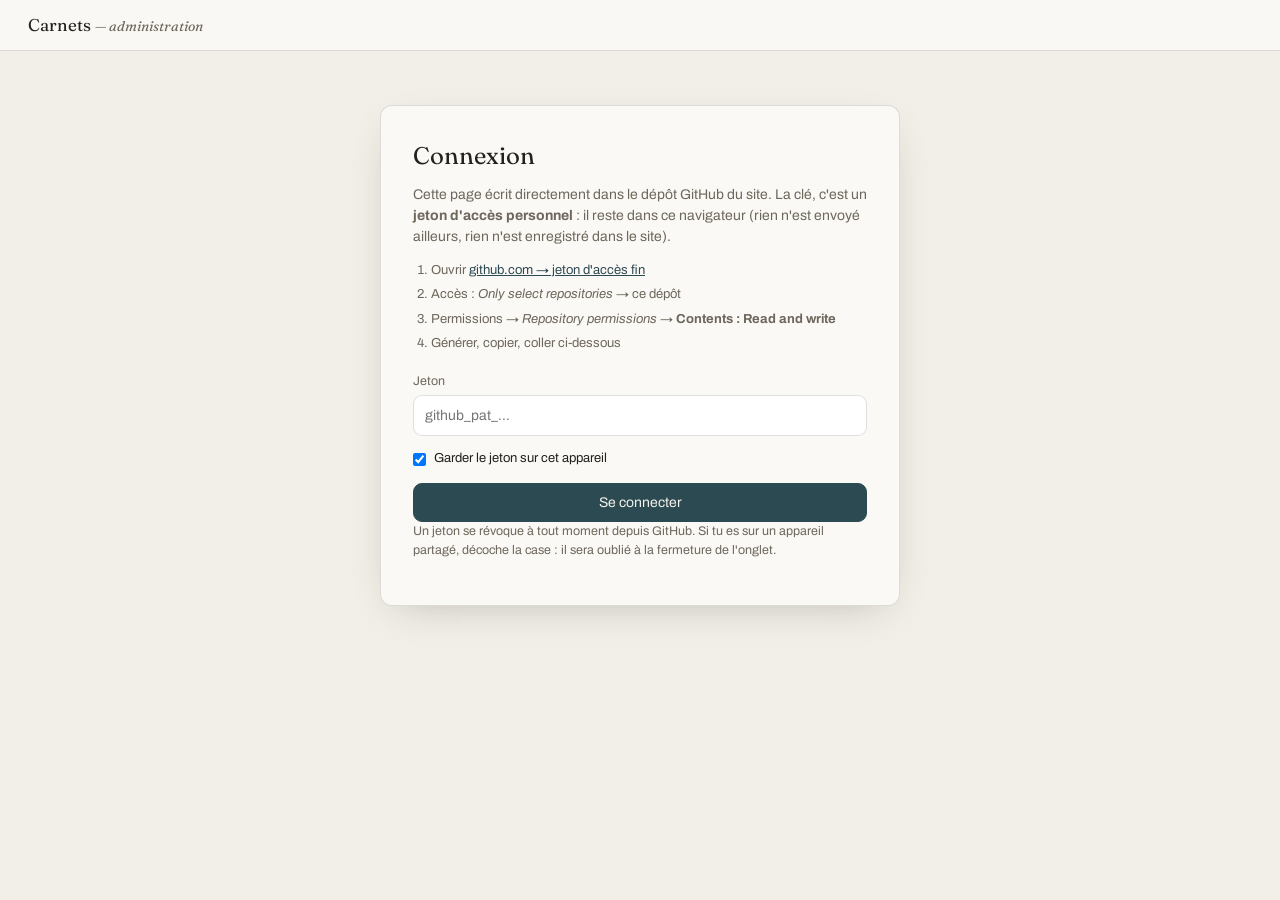
<file: admin.html>
<!DOCTYPE html>
<html lang="fr">
<head>
<meta charset="UTF-8">
<meta name="viewport" content="width=device-width, initial-scale=1.0">
<meta name="robots" content="noindex, nofollow">
<title>Administration — Carnets</title>
<link rel="icon" href="data:,">
<link href="https://fonts.googleapis.com/css2?family=Fraunces:ital,opsz,wght@0,9..144,300..600&family=Archivo:wght@400;500;600&display=swap" rel="stylesheet">
<link rel="stylesheet" href="assets/css/admin.css?v=12">
</head>
<body>

<header class="bar">
  <span class="bar-title serif">Carnets <em>— administration</em></span>
  <div class="bar-right">
    <span class="who" id="who"></span>
    <span class="pending" id="pending" hidden></span>
    <button class="btn ghost" id="reloadBtn" hidden>Recharger</button>
    <button class="btn primary" id="saveBtn" hidden disabled>Publier</button>
  </div>
</header>

<!-- Écran de connexion -->
<main class="auth" id="auth">
  <div class="card">
    <h1 class="serif">Connexion</h1>
    <p class="muted">
      Cette page écrit directement dans le dépôt GitHub du site. La clé, c'est un
      <strong>jeton d'accès personnel</strong> : il reste dans ce navigateur (rien n'est
      envoyé ailleurs, rien n'est enregistré dans le site).
    </p>
    <ol class="steps">
      <li>Ouvrir <a href="https://github.com/settings/personal-access-tokens/new" target="_blank" rel="noopener">github.com → jeton d'accès fin</a></li>
      <li>Accès : <em>Only select repositories</em> → ce dépôt</li>
      <li>Permissions → <em>Repository permissions</em> → <strong>Contents : Read and write</strong></li>
      <li>Générer, copier, coller ci-dessous</li>
    </ol>
    <label class="field">
      <span>Jeton</span>
      <input type="password" id="tokenInput" placeholder="github_pat_…" autocomplete="off" spellcheck="false">
    </label>
    <label class="check">
      <input type="checkbox" id="rememberToken" checked>
      <span>Garder le jeton sur cet appareil</span>
    </label>
    <button class="btn primary wide" id="loginBtn">Se connecter</button>
    <p class="error" id="authError" hidden></p>
    <p class="muted small">
      Un jeton se révoque à tout moment depuis GitHub. Si tu es sur un appareil
      partagé, décoche la case : il sera oublié à la fermeture de l'onglet.
    </p>
  </div>
</main>

<!-- Espace de travail -->
<div class="workspace" id="workspace" hidden>
  <nav class="tabs" id="tabs">
    <button class="tab is-on" data-tab="carnets">Carnets</button>
    <button class="tab" data-tab="expos">Expositions</button>
    <button class="tab" data-tab="site">Textes du site</button>
  </nav>

  <section class="panel" data-panel="carnets">
    <aside class="side">
      <div class="side-head">
        <h2>Pays</h2>
        <button class="btn small" id="addCarnet">Ajouter</button>
      </div>
      <ul class="list" id="carnetList"></ul>
    </aside>
    <div class="editor" id="carnetEditor"></div>
  </section>

  <section class="panel" data-panel="expos" hidden>
    <aside class="side">
      <div class="side-head">
        <h2>Expositions</h2>
        <button class="btn small" id="addExpo">Ajouter</button>
      </div>
      <ul class="list" id="expoList"></ul>
    </aside>
    <div class="editor" id="expoEditor"></div>
  </section>

  <section class="panel solo-panel" data-panel="site" hidden>
    <div class="editor" id="siteEditor"></div>
  </section>
</div>

<div class="modal" id="modal" hidden>
  <div class="modal-box">
    <header class="modal-head">
      <h3 id="modalTitle"></h3>
      <button class="btn ghost small" id="modalClose">Fermer</button>
    </header>
    <div class="modal-body" id="modalBody"></div>
    <footer class="modal-foot" id="modalFoot"></footer>
  </div>
</div>

<div class="toast" id="toast" hidden></div>

<script src="assets/js/admin.js?v=12"></script>
</body>
</html>
</file>
<file: assets/css/admin.css>
/* ============================================================
   Administration — interface d'édition du contenu.
   Volontairement sobre et dense : c'est un outil, pas une vitrine.
   ============================================================ */
:root{
  --paper:#f2efe8;
  --card:#fbf9f5;
  --ink:#24211c;
  --muted:#6d675c;
  --line:rgba(36,33,28,.14);
  --accent:#2c4a52;
  --accent-soft:#e4ece9;
  --warn:#9a3b2c;
  --gold:#b6935a;
  --radius:12px;
}
*{ margin:0; padding:0; box-sizing:border-box; }
/* Plusieurs conteneurs ici sont en display:grid/flex, ce qui écrase l'attribut
   hidden : sans cette règle ils restent affichés et captent les clics. */
[hidden]{ display:none !important; }
body{
  background:var(--paper); color:var(--ink);
  font:14px/1.5 'Archivo','Helvetica Neue',Arial,sans-serif;
  -webkit-font-smoothing:antialiased;
}
.serif{ font-family:'Fraunces',Georgia,serif; font-weight:400; }
a{ color:var(--accent); }
h1,h2,h3{ font-weight:500; }
.muted{ color:var(--muted); }
.small{ font-size:12.5px; }
.error{ color:var(--warn); white-space:pre-line; line-height:1.6; }

/* ---------- Barre ---------- */
.bar{
  position:sticky; top:0; z-index:20;
  display:flex; align-items:center; justify-content:space-between; gap:16px;
  padding:12px clamp(14px,3vw,28px);
  background:rgba(251,249,245,.9);
  -webkit-backdrop-filter:blur(12px); backdrop-filter:blur(12px);
  border-bottom:1px solid var(--line);
}
.bar-title{ font-size:17px; }
.bar-title em{ color:var(--muted); font-size:14px; font-style:italic; }
.bar-right{ display:flex; align-items:center; gap:10px; }
.who{ color:var(--muted); font-size:13px; }
.pending{
  font-size:12px; padding:3px 9px; border-radius:100px;
  background:#f6ecd8; color:#7a5a20; border:1px solid #e6d3ab;
}

/* ---------- Boutons / champs ---------- */
.btn{
  font:inherit; cursor:pointer; border-radius:9px; padding:8px 15px;
  border:1px solid var(--line); background:var(--card); color:var(--ink);
  transition:background .15s, border-color .15s, opacity .15s;
}
.btn:hover{ background:#fff; border-color:rgba(36,33,28,.26); }
.btn.primary{ background:var(--accent); border-color:var(--accent); color:#f4f1ea; }
.btn.primary:hover{ background:#223b42; }
.btn.primary:disabled{ opacity:.42; cursor:default; background:var(--accent); }
.btn.ghost{ background:transparent; }
.btn.danger{ color:var(--warn); border-color:rgba(154,59,44,.34); }
.btn.danger:hover{ background:#fbeeeb; }
.btn.small{ padding:5px 11px; font-size:12.5px; }
.btn.wide{ width:100%; }
.btn.icon{ padding:4px 9px; font-size:13px; line-height:1.3; }

.field{ display:flex; flex-direction:column; gap:5px; margin-bottom:13px; }
.field > span{ font-size:12.5px; color:var(--muted); }
input[type=text], input[type=password], input[type=number], textarea, select{
  font:inherit; color:inherit; width:100%;
  padding:9px 11px; border:1px solid var(--line); border-radius:9px;
  background:#fff;
}
textarea{ resize:vertical; min-height:74px; line-height:1.6; }
input:focus, textarea:focus, select:focus{ outline:2px solid var(--accent); outline-offset:1px; border-color:transparent; }
.check{ display:flex; align-items:center; gap:8px; margin-bottom:14px; font-size:13px; }
.row{ display:grid; grid-template-columns:1fr 1fr; gap:12px; }
@media (max-width:640px){ .row{ grid-template-columns:1fr; } }

/* ---------- Connexion ---------- */
.auth{ display:grid; place-items:center; padding:clamp(20px,6vh,70px) 18px; }
.card{
  width:min(100%,520px); background:var(--card); border:1px solid var(--line);
  border-radius:var(--radius); padding:clamp(20px,4vw,32px);
  box-shadow:0 12px 40px -18px rgba(36,33,28,.3);
}
.card h1{ font-size:24px; margin-bottom:10px; }
.card > p{ margin-bottom:14px; }
.steps{ margin:0 0 18px 18px; font-size:13px; color:var(--muted); }
.steps li{ margin-bottom:5px; }

/* ---------- Espace de travail ---------- */
.tabs{
  display:flex; gap:4px; padding:12px clamp(14px,3vw,28px) 0;
  border-bottom:1px solid var(--line);
}
.tab{
  font:inherit; cursor:pointer; background:none; border:0;
  padding:9px 15px; border-radius:9px 9px 0 0; color:var(--muted);
}
.tab:hover{ color:var(--ink); }
.tab.is-on{ background:var(--card); color:var(--ink); box-shadow:inset 0 -2px 0 var(--accent); }

.panel{
  display:grid; grid-template-columns:250px minmax(0,1fr);
  gap:clamp(14px,2.5vw,26px);
  padding:clamp(14px,2.5vw,26px) clamp(14px,3vw,28px) 70px;
  align-items:start;
}
.panel.solo-panel{ grid-template-columns:minmax(0,760px); justify-content:center; }
@media (max-width:820px){ .panel{ grid-template-columns:1fr; } }

.side{ background:var(--card); border:1px solid var(--line); border-radius:var(--radius); padding:12px; position:sticky; top:66px; }
@media (max-width:820px){ .side{ position:static; } }
.side-head{ display:flex; align-items:center; justify-content:space-between; margin-bottom:9px; }
.side-head h2{ font-size:13px; text-transform:uppercase; letter-spacing:.12em; color:var(--muted); }
.list{ list-style:none; display:flex; flex-direction:column; gap:2px; }
.list button{
  font:inherit; cursor:pointer; width:100%; text-align:left;
  background:none; border:0; border-radius:9px; padding:9px 11px; color:var(--ink);
  display:flex; align-items:center; justify-content:space-between; gap:8px;
}
.list button:hover{ background:var(--accent-soft); }
.list button.is-on{ background:var(--accent); color:#f4f1ea; }
.list .count{ font-size:12px; opacity:.65; }

.editor{ background:var(--card); border:1px solid var(--line); border-radius:var(--radius); padding:clamp(16px,3vw,26px); min-height:200px; }
.editor h2{ font-size:19px; margin-bottom:4px; }
.editor .sub{ color:var(--muted); font-size:13px; margin-bottom:20px; }
.block{ border-top:1px solid var(--line); margin-top:22px; padding-top:18px; }
.block h3{ font-size:13px; text-transform:uppercase; letter-spacing:.12em; color:var(--muted); margin-bottom:12px; }
.block-head{ display:flex; align-items:center; justify-content:space-between; gap:10px; margin-bottom:12px; }
.block-head h3{ margin:0; }
.empty{ color:var(--muted); font-size:13px; padding:10px 0; }

/* ---------- Grille de photos ---------- */
.photos{ display:grid; grid-template-columns:repeat(auto-fill,minmax(168px,1fr)); gap:12px; }
.photo{ border:1px solid var(--line); border-radius:10px; overflow:hidden; background:#fff; display:flex; flex-direction:column; }
.photo-img{ position:relative; background:#ddd7cb; aspect-ratio:3/2; }
.photo-img img{ width:100%; height:100%; object-fit:cover; display:block; }
.photo-badge{
  position:absolute; top:6px; left:6px; display:flex; gap:4px;
}
.tagpill{
  font-size:10.5px; letter-spacing:.06em; text-transform:uppercase;
  padding:2px 7px; border-radius:100px; background:rgba(20,24,26,.72); color:#f4f1ea;
}
.tagpill.new{ background:var(--gold); }
.photo-tools{ display:flex; gap:3px; padding:6px; border-bottom:1px solid var(--line); flex-wrap:wrap; }
.photo-meta{ padding:7px; display:flex; flex-direction:column; gap:5px; }
.photo-meta input{ padding:6px 8px; font-size:12.5px; }
.photo.is-doomed{ opacity:.4; }

.notes-item{ display:grid; grid-template-columns:70px 1fr 90px auto; gap:8px; align-items:start; margin-bottom:9px; }
@media (max-width:640px){ .notes-item{ grid-template-columns:1fr; } }

/* ---------- Modale ---------- */
.modal{ position:fixed; inset:0; z-index:50; display:grid; place-items:center; background:rgba(28,26,22,.45); padding:18px; }
.modal-box{ width:min(100%,760px); max-height:86vh; display:flex; flex-direction:column;
  background:var(--card); border-radius:var(--radius); border:1px solid var(--line); box-shadow:0 30px 80px -30px rgba(0,0,0,.5); }
.modal-head, .modal-foot{ display:flex; align-items:center; justify-content:space-between; gap:12px; padding:14px 18px; }
.modal-head{ border-bottom:1px solid var(--line); }
.modal-foot{ border-top:1px solid var(--line); }
.modal-body{ padding:18px; overflow:auto; }
.pick-group h4{ font-size:13px; color:var(--muted); margin:14px 0 8px; }
.pick-grid{ display:grid; grid-template-columns:repeat(auto-fill,minmax(110px,1fr)); gap:8px; }
.pick{ position:relative; border:2px solid transparent; border-radius:8px; overflow:hidden; cursor:pointer; background:#ddd7cb; aspect-ratio:3/2; }
.pick img{ width:100%; height:100%; object-fit:cover; display:block; }
.pick.is-on{ border-color:var(--accent); }
.pick.is-on::after{ content:"✓"; position:absolute; top:4px; right:6px; color:#fff; text-shadow:0 1px 4px rgba(0,0,0,.6); }

/* ---------- Toast ---------- */
.toast{
  position:fixed; left:50%; bottom:22px; transform:translateX(-50%); z-index:60;
  padding:11px 18px; border-radius:100px; font-size:13px;
  background:var(--ink); color:#f4f1ea; box-shadow:0 12px 32px -12px rgba(0,0,0,.5);
  max-width:min(560px, calc(100% - 32px));
  white-space:pre-line; line-height:1.5; text-align:left;
}
.toast.is-error{ background:var(--warn); }

.progress{ font-size:13px; color:var(--muted); margin-top:10px; }

.trip-item{ display:grid; grid-template-columns:1fr 1fr auto; gap:10px; align-items:end; margin-bottom:8px; }
.trip-item .field{ margin-bottom:0; }
@media (max-width:640px){ .trip-item{ grid-template-columns:1fr 1fr; } }

/* ---------- Films ---------- */
.film-line{
  display:flex; align-items:center; gap:12px; flex-wrap:wrap;
  padding:10px 12px; margin-bottom:8px;
  border:1px solid var(--line); border-radius:10px; background:var(--card);
}
.film-mini{
  width:96px; height:54px; object-fit:cover; border-radius:6px;
  background:#000; flex:0 0 auto;
}
.film-cap-field{ flex:1 1 220px; margin:0; }
.film-dur{ font-variant-numeric:tabular-nums; color:var(--muted); font-size:12px; }
.film-state{
  font-size:11px; letter-spacing:.1em; text-transform:uppercase;
  padding:5px 11px; border-radius:100px;
  background:rgba(182,147,90,.16); color:#7a5f2e; white-space:nowrap;
}
.film-name{ font-size:13px; color:var(--muted); word-break:break-all; }
.film-line.is-error{ border-color:#c0574d; }
.film-line.is-error .film-state{ background:rgba(192,87,77,.14); color:#a3362c; }
.film-why{ flex:1 1 100%; font-size:12px; color:#a3362c; }
</file>
